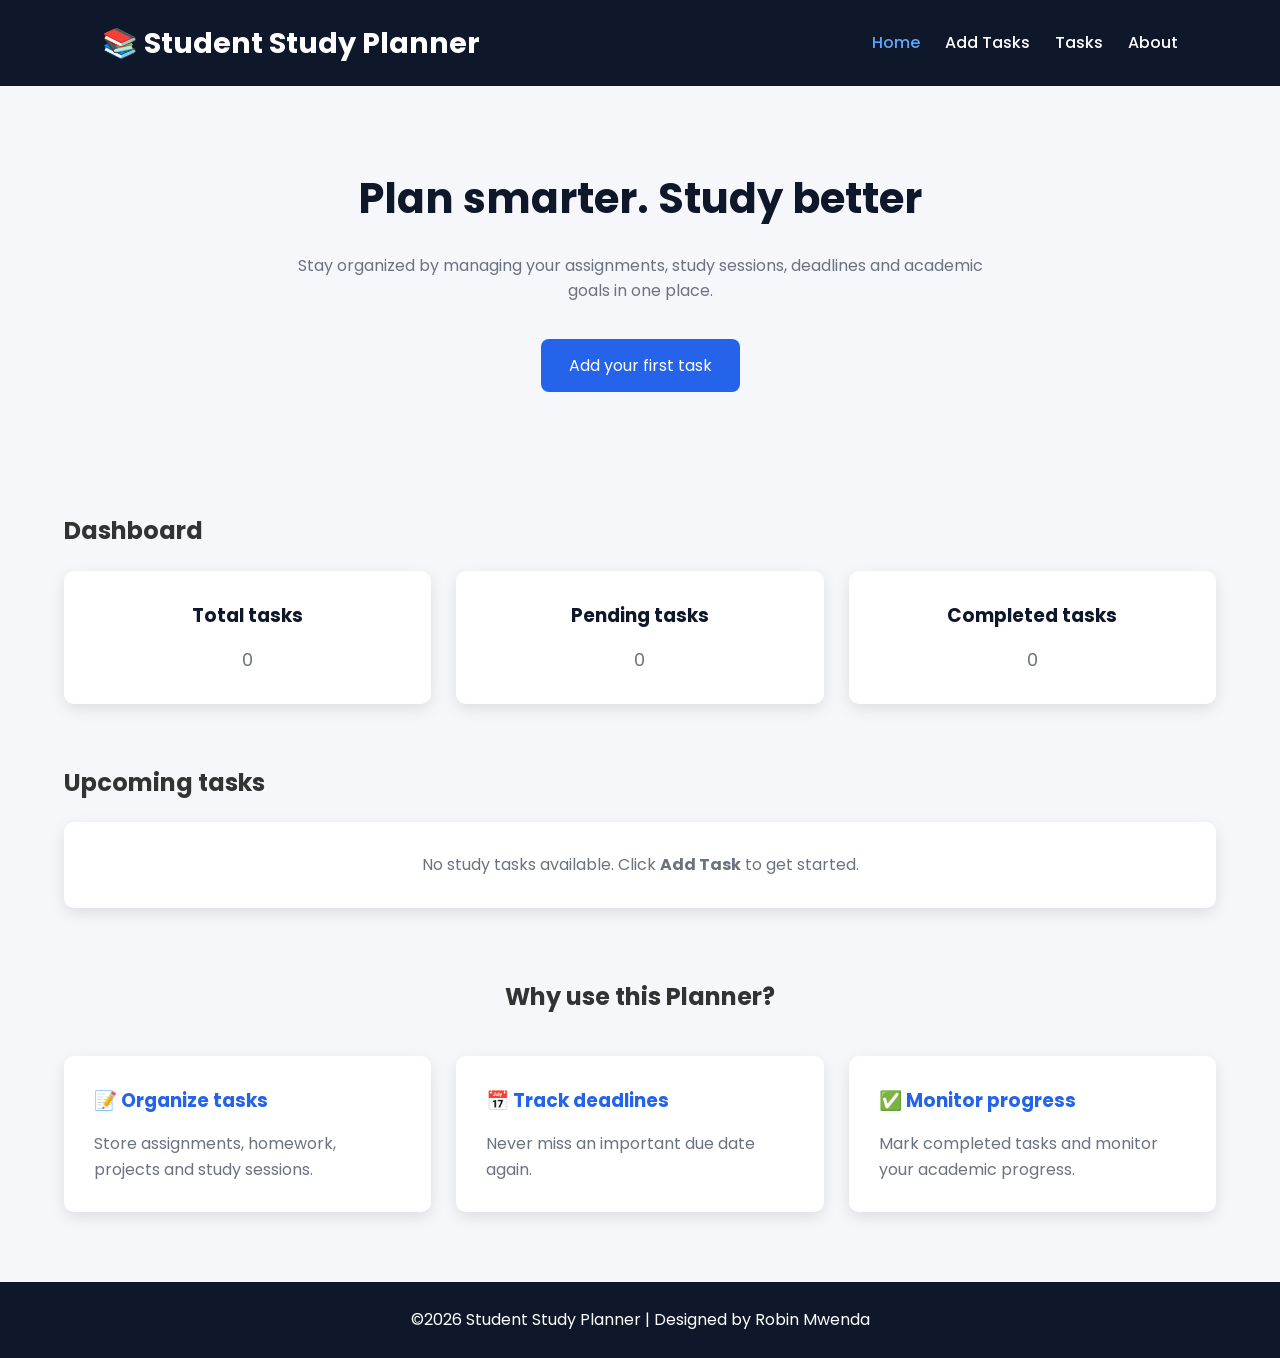
<file: index.html>
<!DOCTYPE html>
<html lang="en">
<head>
    <meta charset="UTF-8">
    <meta name="viewport" content="width=device-width, initial-scale=1.0">
    <link rel="stylesheet" href="css/styles.css">
    <title>Study Planner</title>

    <!-- Google Fonts -->
    <link rel="preconnect" href="https://fonts.googleapis.com">
    <link rel="preconnect" href="https://fonts.gstatic.com" crossorigin>
    <link href="https://fonts.googleapis.com/css2?family=Poppins:wght@300;400;500;600;700&display=swap" rel="stylesheet">
    
</head>
<body>
    <!--Header-->
    <header>

        <div class="logo">
            <h1>📚 Student Study Planner</h1>
        </div>

        <nav>
            <ul>
                <li><a href="index.html" class="active">Home</a></li>
                <li><a href="add-task.html">Add Tasks</a></li>
                <li><a href="tasks.html">Tasks</a></li>
                <li><a href="about.html">About</a></li>
            </ul>
        </nav>
    </header>

    <!--Main-->

    <main>
        <!--hero section-->
        <section class="hero">
            <h2>Plan smarter. Study better</h2>

            <p>
                Stay organized by managing your assignments, study sessions, deadlines and academic goals in one place.
            </p>

            <a href="add-task.html" class="btn">
                Add your first task
            </a>
        </section>

        <!--Dashboard statistics-->
        <section class="dashboard">
            <h2>Dashboard</h2>

            <div class="stats-container">

                <article class="card">
                    <h3>Total tasks</h3>
                    <p id="totalTasks">0</p>
                </article>

                <article class="card">
                    <h3>Pending tasks</h3>
                    <p id="pendingTasks">0</p>
                </article>

                <article class="card">
                    <h3>Completed tasks</h3>
                    <p id="completedTasks">0</p>
                </article>

            </div>

        </section>

        <!--Upcoming tasks-->
        <section class="upcoming">

            <h2>Upcoming tasks</h2>

            <div id="upcomingTasks">

                <p class="empty-message">
                    No upcoming tasks yet.
                    Click <strong>Add task</strong> to get started.
                </p>

            </div>

        </section>

        <!--Features-->
        <section class="features">
            
            <h2>Why use this Planner?</h2>

            <div class="feature-grid">

                <article class="feature-card">
                    <h3>📝 Organize tasks</h3>
                    <p>
                        Store assignments, homework, projects and study sessions.
                    </p>
                </article>

                <article class="feature-card">
                    <h3>📅 Track deadlines</h3>
                    <p>
                        Never miss an important due date again.
                    </p>
                </article>

                <article class="feature-card">
                    <h3>✅ Monitor progress</h3>
                    <p>
                        Mark completed tasks and monitor your academic progress.
                    </p>
                </article>
            </div>

        </section>
    </main>

    <!--Footer-->

    <footer>

        <p>
            &copy;<span id="year"></span>
            Student Study Planner |
            Designed by Robin Mwenda
        </p>

    </footer>

    <!--External JavaScript-->
    <script src="js/dashboard.js"></script>

</body>
</html>
</file>
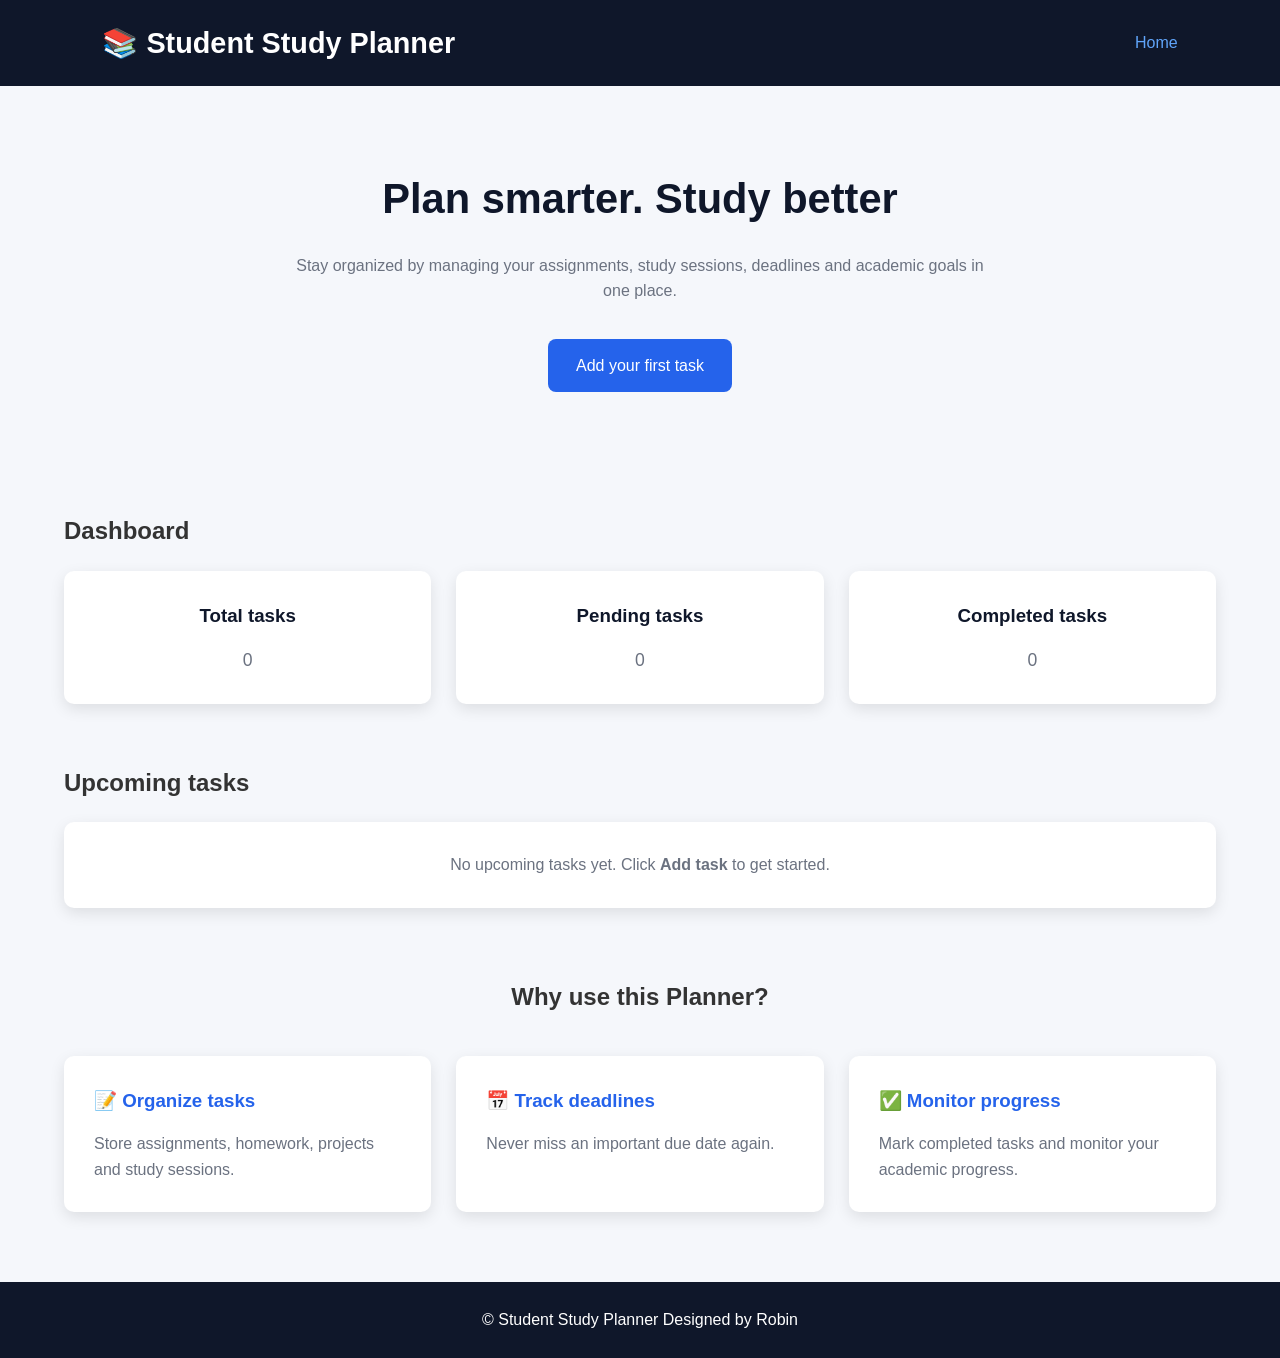
<file: html/index.html>
<!DOCTYPE html>
<html lang="en">
<head>
    <meta charset="UTF-8">
    <meta name="viewport" content="width=device-width, initial-scale=1.0">
    <link rel="stylesheet" href="/css/styles.css">
    <title>Study Planner</title>
</head>
<body>
    <!--Header-->
    <header>

        <div class="logo">
            <h1>📚 Student Study Planner</h1>
        </div>

        <nav>
            <ul>
                <li><a href="index.html" class="active">Home</a></li>
            </ul>
        </nav>
    </header>

    <!--Main-->

    <main>
        <!--hero section-->
        <section class="hero">
            <h2>Plan smarter. Study better</h2>

            <p>
                Stay organized by managing your assignments, study sessions, deadlines and academic goals in one place.
            </p>

            <a href="add-task.html" class="btn">
                Add your first task
            </a>
        </section>

        <!--Dashboard statistics-->
        <section class="dashboard">
            <h2>Dashboard</h2>

            <div class="stats-container">

                <article class="card">
                    <h3>Total tasks</h3>
                    <p id="totalTasks">0</p>
                </article>

                <article class="card">
                    <h3>Pending tasks</h3>
                    <p id="pendingTasks">0</p>
                </article>

                <article class="card">
                    <h3>Completed tasks</h3>
                    <p id="completedTasks">0</p>
                </article>

            </div>

        </section>

        <!--Upcoming tasks-->
        <section class="upcoming">

            <h2>Upcoming tasks</h2>

            <div id="upcomingTasks">

                <p class="empty-message">
                    No upcoming tasks yet.
                    Click <strong>Add task</strong> to get started.
                </p>

            </div>

        </section>

        <!--Features-->
        <section class="features">
            
            <h2>Why use this Planner?</h2>

            <div class="feature-grid">

                <article class="feature-card">
                    <h3>📝 Organize tasks</h3>
                    <p>
                        Store assignments, homework, projects and study sessions.
                    </p>
                </article>

                <article class="feature-card">
                    <h3>📅 Track deadlines</h3>
                    <p>
                        Never miss an important due date again.
                    </p>
                </article>

                <article class="feature-card">
                    <h3>✅ Monitor progress</h3>
                    <p>
                        Mark completed tasks and monitor your academic progress.
                    </p>
                </article>
            </div>

        </section>
    </main>

    <!--Footer-->

    <footer>

        <p>
            &copy;<span id="year"></span>
            Student Study Planner
            Designed by Robin
        </p>

    </footer>

</body>
</html>
</file>
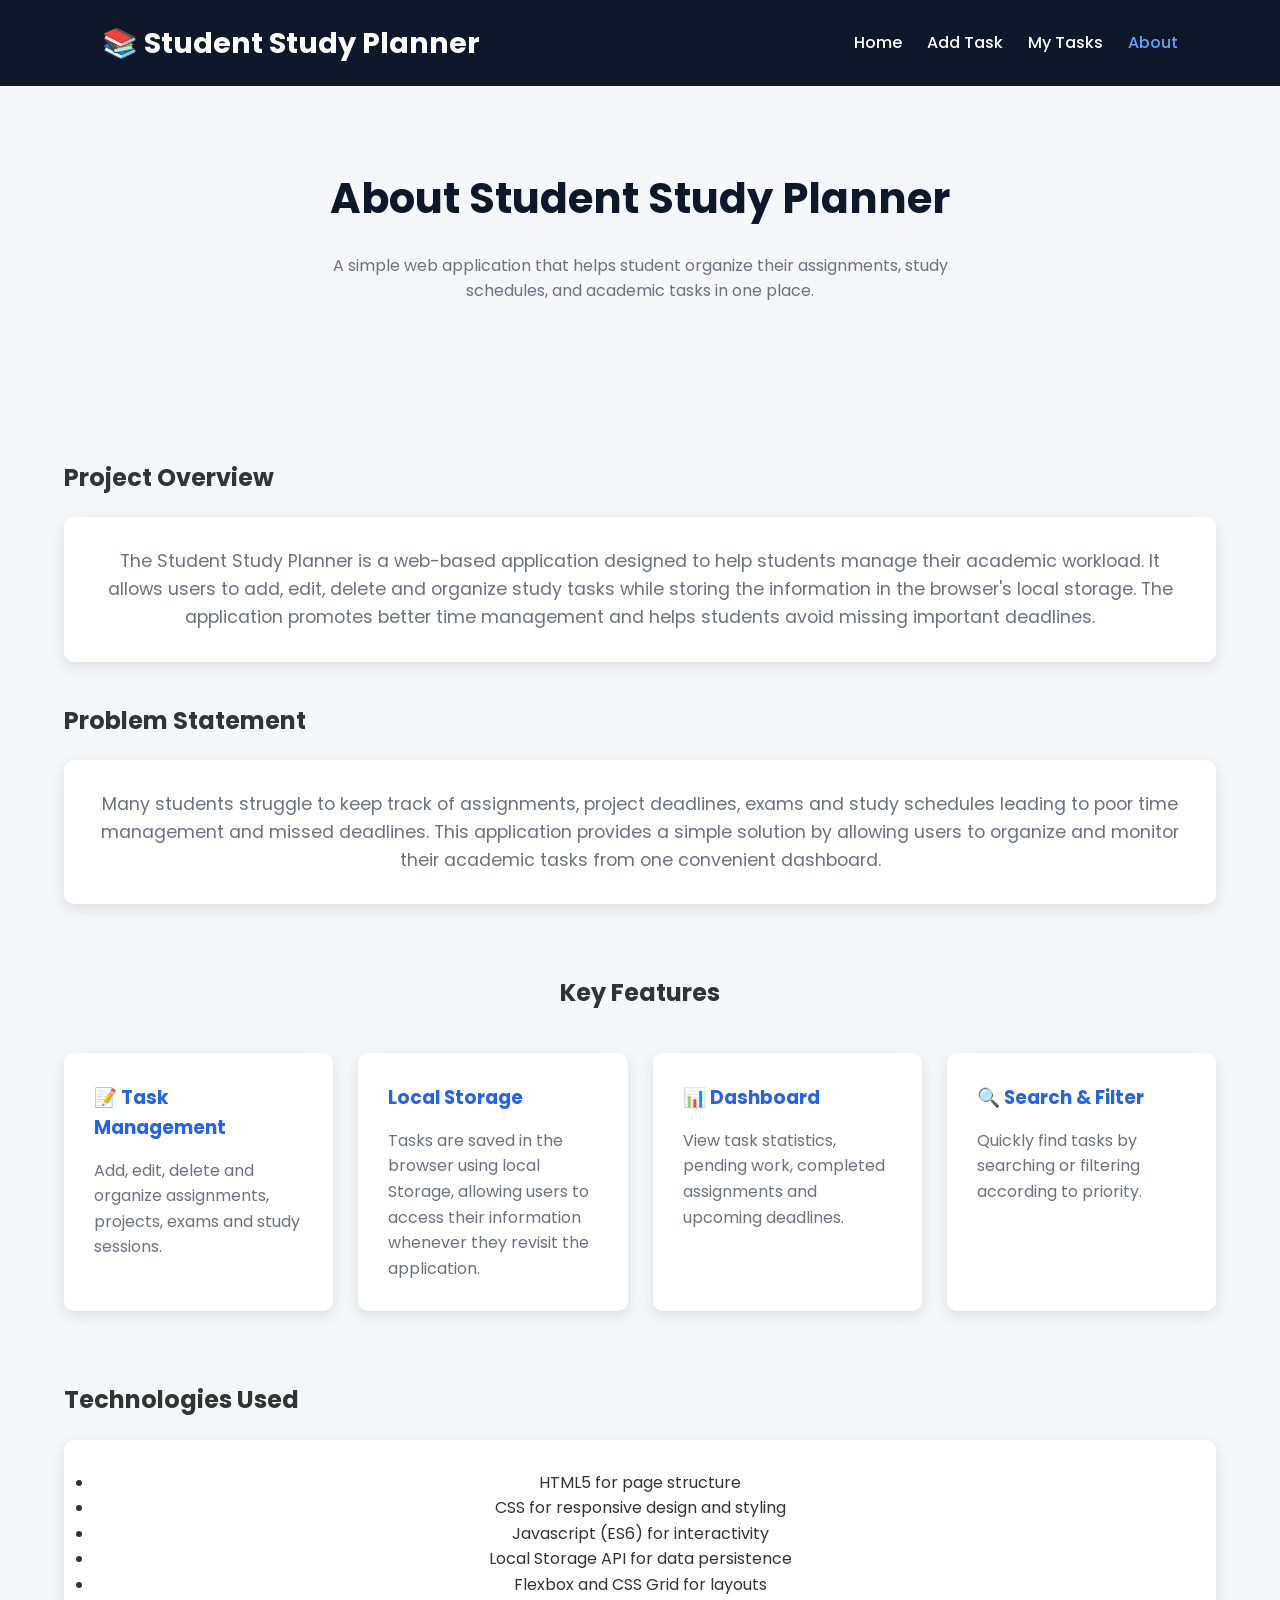
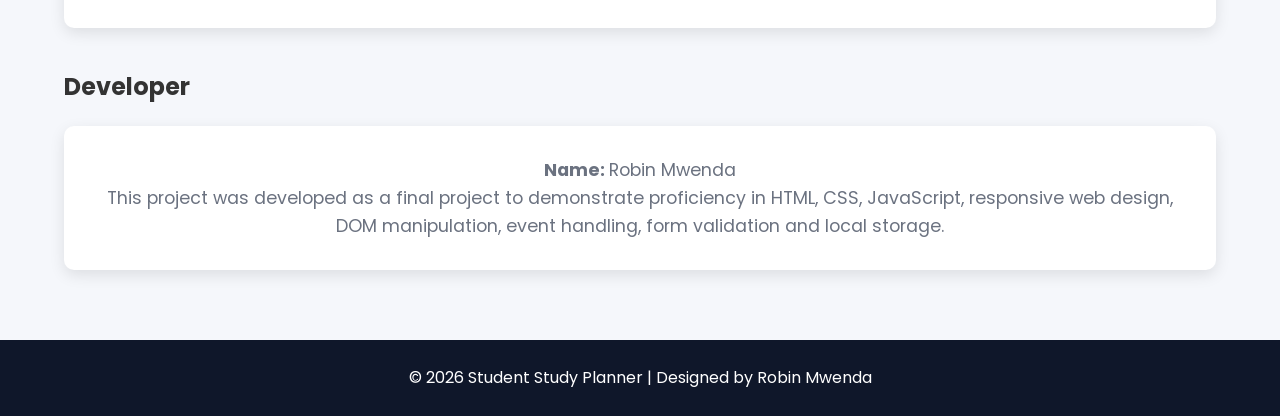
<file: about.html>
<!DOCTYPE html>
<html lang="en">
<head>
    <meta charset="UTF-8">
    <meta name="viewport" content="width=device-width, initial-scale=1.0">
    <title>About | Student Study Planner</title>

    <link rel="stylesheet" href="css/styles.css">

    <link rel="preconnect" href="https://fonts.googleapis.com">
    <link rel="preconnect" href="https://fonts.gstatic.com" crossorigin>
    <link href="https://fonts.googleapis.com/css2?family=Poppins:wght@300;400;500;600;700&display=swap" rel="stylesheet">

</head>

<body>

    <!--Header-->
    <header>

        <div class="logo">
            <h1>📚 Student Study Planner</h1>
        </div>

        <nav>
            <ul>
                <li><a href="index.html">Home</a></li>
                <li><a href="add-task.html">Add Task</a></li>
                <li><a href="tasks.html">My Tasks</a></li>
                <li><a href="about.html" class="active">About</a></li>
            </ul>
        </nav>
    </header>
    
    <!--Main-->

    <main>

        <!--Hero Section-->

        <section class="hero">

            <h2>About Student Study Planner</h2>

            <p>
                A simple web application that helps student organize their assignments, study schedules, and academic tasks in one place.
            </p>

        </section>

        <!--Project Overview-->

        <section class="dashboard">

            <h2>Project Overview</h2>

            <div class="card">

                <p>
                    The Student Study Planner is a web-based application designed to help students manage their academic workload. It allows users to add, edit, delete and organize study tasks while storing the information in the browser's local storage. The application promotes better time management and helps students avoid missing important deadlines.
                </p>

            </div>

        </section>

        <!--Problem Statement-->

        <section class="dashboard">

            <h2>Problem Statement</h2>

            <div class="card">

                <p>
                    Many students struggle to keep track of assignments, project deadlines, exams and study schedules leading to poor time management and missed deadlines. This application provides  a simple solution by allowing users to organize and monitor their academic tasks from one convenient dashboard.
                </p>

            </div>

        </section>

        <!--Key Features-->

        <section class="features">

            <h2>Key Features</h2>

            <div class="feature-grid">

                <article class="feature-card">

                    <h3>📝 Task Management</h3>

                    <p>
                        Add, edit, delete and organize assignments, projects, exams and study sessions.
                    </p>

                </article>

                <article class="feature-card">

                    <h3> Local Storage</h3>

                    <p>
                        Tasks are saved in the browser using local Storage, allowing users to access their information whenever they revisit the application.
                    </p>

                </article>

                <article class="feature-card">

                    <h3>📊 Dashboard</h3>

                    <p>
                        View task statistics, pending work, completed assignments and upcoming deadlines.
                    </p>

                </article>

                <article class="feature-card">

                    <h3>🔍 Search & Filter</h3>

                    <p>
                        Quickly find tasks by searching or filtering according to priority.
                    </p>

                </article>

            </div>

        </section>

        <!--Technologies Used-->

        <section class="dashboard">

            <h2>Technologies Used</h2>

            <div class="card">

                <ul>
                    <li>HTML5 for page structure</li>
                    <li>CSS for responsive design and styling</li>
                    <li>Javascript (ES6) for interactivity</li>
                    <li>Local Storage API for data persistence</li>
                    <li>Flexbox and CSS Grid for layouts</li>
                </ul>

            </div>

        </section>

        <!--Developer Information-->

        <section class="dashboard">

            <h2>Developer</h2>

            <div class="card">

                <p><strong>Name: </strong>Robin Mwenda</p>

                <p>
                    This project was developed as a final project to demonstrate proficiency in HTML, CSS, JavaScript, responsive web design, DOM manipulation, event handling, form validation and local storage.
                </p>

            </div>

        </section>

    </main>

    <!--Footer-->

    <footer>

        <p>
            &copy;
            <span id="year"></span>

            Student Study Planner |
            Designed by Robin Mwenda
        </p>

    </footer>

    <!--JavaScript-->
    <script>
        document.getElementById("year").textContent = new Date().getFullYear()
    </script>

</body>
</html>
</file>
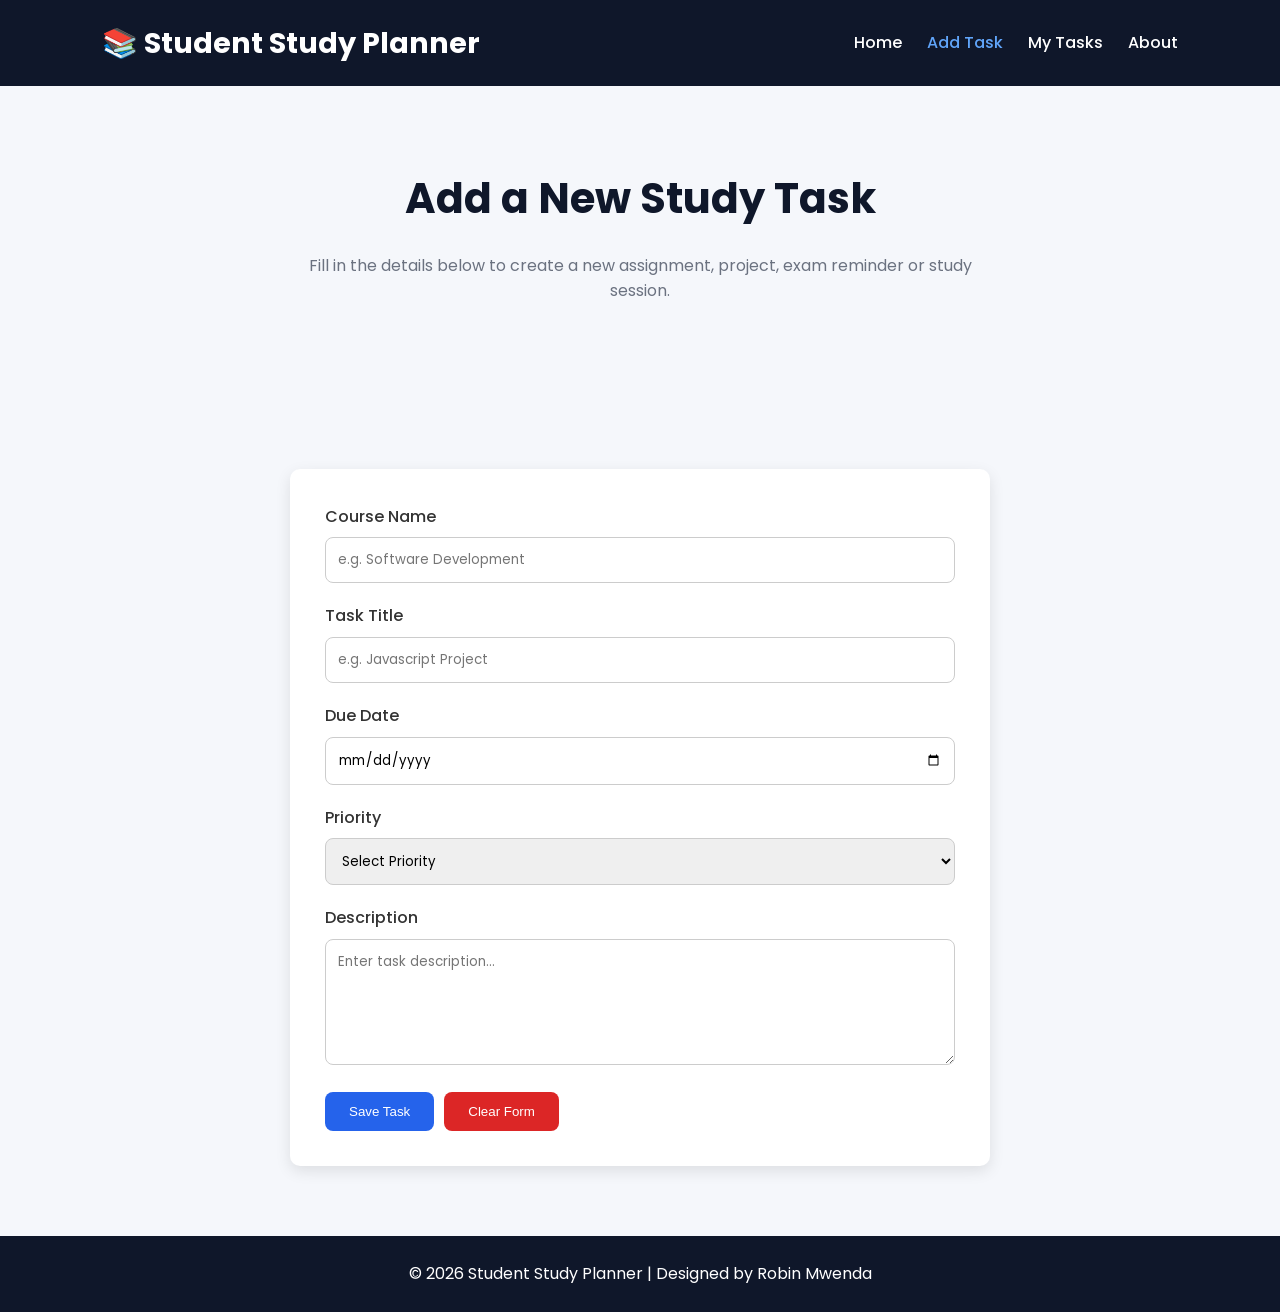
<file: add-task.html>
<!DOCTYPE html>
<html lang="en">
<head>
    <meta charset="UTF-8">
    <meta name="viewport" content="width=device-width, initial-scale=1.0">
    <title>Add task || Student Study Planner</title>
    <link rel="stylesheet" href="css/styles.css">

    <!-- 
    Google Fonts -->
    <link rel="preconnect" href="https://fonts.googleapis.com">
    <link rel="preconnect" href="https://fonts.gstatic.com" crossorigin>
    <link href="https://fonts.googleapis.com/css2?family=Poppins:wght@300;400;500;600;700&display=swap" rel="stylesheet">

</head>
<body>
    <!--header-->
    <header>

        <div class="logo">
            <h1>📚 Student Study Planner</h1>
        </div>

        <nav>
            <ul>
                <li><a href="index.html">Home</a></li>
                <li><a href="add-task.html" class="active">Add Task</a></li>
                <li><a href="tasks.html">My Tasks</a></li>
                <li><a href="about.html">About</a></li>
            </ul>
        </nav>
        
    </header>

    <!--Main-->

    <main>
        <section class="hero">

            <h2>Add a New Study Task</h2>

            <p>
                Fill in the details below to create a new assignment, project, exam reminder or study session.
            </p>

        </section>

        <!--Form-->

        <section>
            <form id="taskForm">
                <div class="form-group">
                    <label for="course">
                        Course Name
                    </label>

                    <input 
                        type="text"
                        id="course"
                        placeholder="e.g. Software Development"
                        required>
                </div>

                <div class="form-group">
                    <label for="title">
                        Task Title
                    </label>

                    <input 
                        type="text"
                        id="title"
                        placeholder="e.g. Javascript Project"
                        required>
                </div>

                <div class="form-group">
                    <label for="dueDate">
                        Due Date
                    </label>

                    <input 
                        type="date"
                        id="dueDate"
                        required>
                </div>

                <div class="form-group">
                    <label for="priority">
                        Priority
                    </label>

                    <select id="priority" required>

                        <option value="">
                            Select Priority
                        </option>

                        <option value="High">
                            High
                        </option>

                        <option value="Medium">
                            Medium
                        </option>

                        <option value="Low">
                            Low
                        </option>

                    </select>

                </div>

                <div class="form-group">
                    <label for="description">
                        Description
                    </label>

                    <textarea 
                    id="description"
                    rows="5"
                    placeholder="Enter task description..."
                    required></textarea>

                </div>

                <div class="task-buttons">

                    <button type="submit">
                        Save Task
                    </button>

                    <button type="reset" class="delete">
                        Clear Form
                    </button>

                </div>

            </form>
        </section>
    </main>

    <!--footer-->

    <footer>
        <p>
            &copy;
            <span id="year"></span>

            Student Study Planner |
            Designed by Robin Mwenda
        </p>
    </footer>

    <!--Javascript-->

    <script src="js/addTask.js"></script>

</body>
</html>
</file>
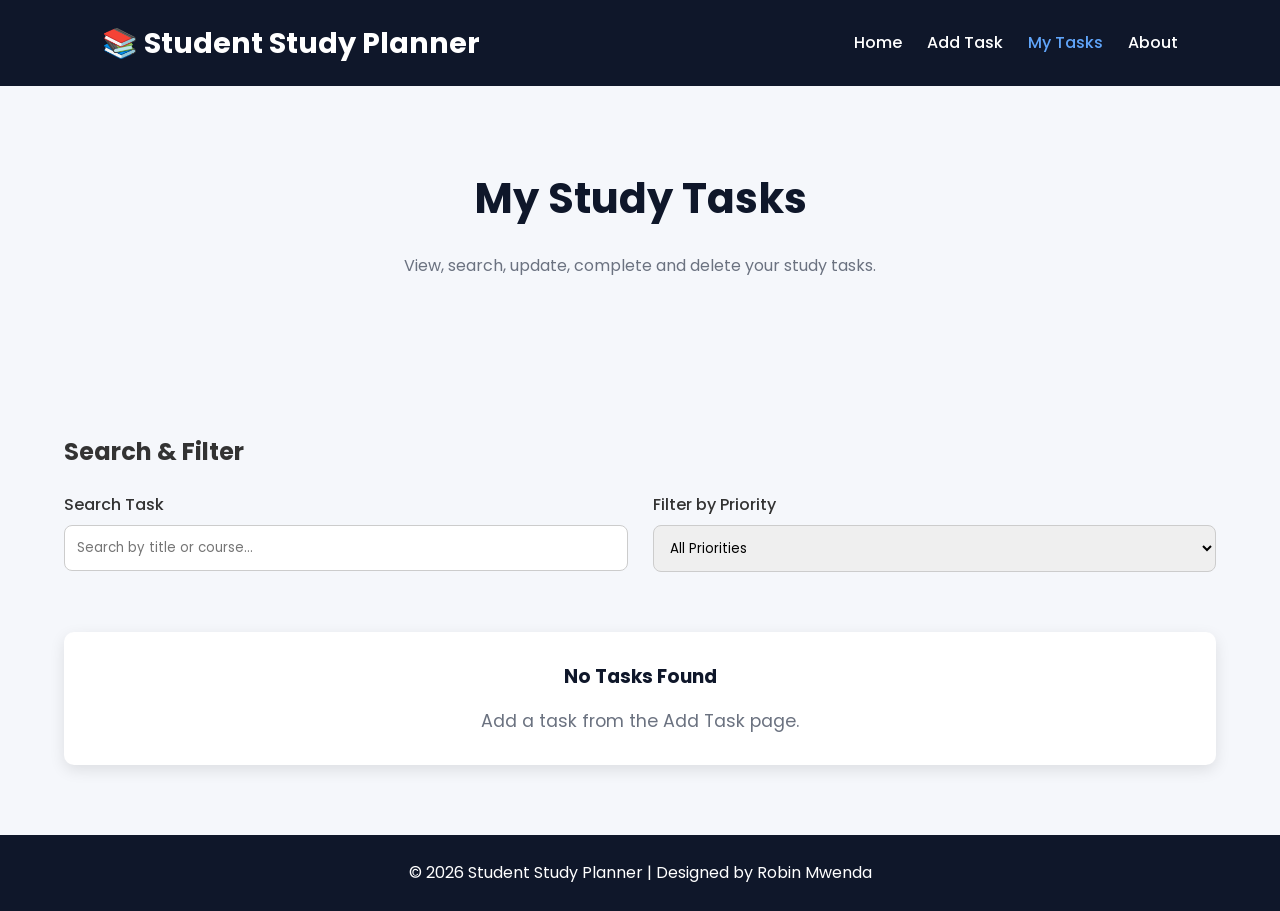
<file: tasks.html>
<!DOCTYPE html>
<html lang="en">
<head>
    <meta charset="UTF-8">
    <meta name="viewport" content="width=device-width, initial-scale=1.0">
    <title>My Tasks | Student Study Planner</title>

    <link rel="stylesheet" href="css/styles.css">

    <link rel="preconnect" href="https://fonts.googleapis.com">
    <link rel="preconnect" href="https://fonts.gstatic.com" crossorigin>
    <link href="https://fonts.googleapis.com/css2?family=Poppins:wght@300;400;500;600;700&display=swap" rel="stylesheet">
</head>

<body>
    <!-- Header -->
     <header>

        <div class="logo">
            <h1>📚 Student Study Planner</h1>
        </div>

        <nav>
            <ul>
                <li><a href="index.html">Home</a></li>
                <li><a href="add-task.html" >Add Task</a></li>
                <li><a href="tasks.html" class="active">My Tasks</a></li>
                <li><a href="about.html">About</a></li>
            </ul>
        </nav>
     </header>

     <!--Main-->

     <main>
        <!--page heading-->
        <section class="hero">

            <h2>My Study Tasks</h2>

            <p>
                View, search, update, complete and delete your study tasks.
            </p>
        </section>

        <!--Search and Filter-->

        <section class="dashboard">

            <h2>Search & Filter</h2>

            <div class="stats-container">

                <div class="form-group">

                    <label for="searchTask">
                        Search Task
                    </label>

                    <input 
                    type="text" 
                    id="searchTask"
                    placeholder="Search by title or course...">

                </div>

                <div class="form-group">
                    
                    <label for="filterPriority">
                        Filter by Priority
                    </label>

                    <select id="filterPriority">

                        <option value="All">All Priorities</option>

                        <option value="High">High</option>

                        <option value="Medium">Medium</option>

                        <option value="Low">Low</option>
                        
                    </select>

                </div>

            </div>

        </section>

        <!--Task List-->

        <section>

            <div id="taskContainer" class="task-container">
                <!--JavaScript will display task cards here-->
            </div>

        </section>

     </main>

     <!--Footer-->

     <footer>
        <p>
            &copy;
            <span id="year"></span>

            Student Study Planner |
            Designed by Robin Mwenda
        </p>
     </footer>

     <script src="js/tasks.js"></script>

</body>
</html>
</file>
<file: css/styles.css>
*{
    margin: 0;
    padding: 0;
    box-sizing: border-box;
}
body{
    font-family: 'Poppins',sans-serif;
    background: #f5f7fb;
    color: #333333;
    line-height: 1.6;
}
header{
    background: #0f172a;
    color: white;
    display: flex;
    justify-content: space-between;
    align-items: center;
    padding: 20px 8%;
    flex-wrap: wrap;
}
.logo h1{
    font-size: 1.8rem;
}
nav ul{
    display: flex;
    list-style: none;
    gap: 25px;
}
nav a{
    color: white;
    text-decoration: none;
    font-weight: 500;
    transition: .3s;
}
nav a:hover,nav a.active{
    color: #60a5fa;
}

/*hero section*/

.hero{
    text-align: center;
    padding: 80px 10%;
}
.hero h2{
    font-size: 2.6rem;
    color: #0f172a;
    margin-bottom: 20px;
}
.hero p{
    max-width: 700px;
    margin: auto;
    color: #6b7280;
    margin-bottom: 35px;
}
/*Buttons*/
.btn{
    display:inline-block;
    background:#2563eb;
    color:white;
    text-decoration:none;
    padding:14px 28px;
    border-radius:8px;
    transition:.3s;
}
.btn:hover{
    background: #1d4ed8;
}
/*Dashboard*/
.dashboard{
    width: 90%;
    margin: 40px auto;
}
.dashboard h2{
    margin-bottom: 20px;
}
/*Cards*/
.stats-container{
    display:grid;
    grid-template-columns:repeat(auto-fit,minmax(220px,1fr));
    gap:25px;
}
.card{
    background:white;
    padding:30px;
    border-radius:10px;
    box-shadow:0 5px 15px rgba(0,0,0,.1);
    text-align:center;
}
.card h3{
    margin-bottom:15px;
    color:#0f172a;
}
.card p{
    font-size:1.1rem;
    font-weight:normal;
    color: #6b7280
}
/*Upcoming*/
.upcoming{
    width: 90%;
    margin: 60px auto;
}
.upcoming h2{
    margin-bottom: 20px;
}
#upcomingTasks{
    background: white;
    border-radius: 10px;
    box-shadow: 0 5px 15px rgba(0,0,0,.1);
    padding: 30px;
}
.empty-message{
    text-align: center;
    color: #6b7280;
}
/*Features*/
.features{
    width: 90%;
    margin: 70px auto;
}
.features h2{
    text-align: center;
    margin-bottom: 40px;
}
.feature-grid{
    display: grid;
    grid-template-columns:repeat(auto-fit,minmax(250px,1fr));
    gap: 25px;
}
.feature-card{
    background: white;
    padding: 30px;
    border-radius: 10px;
    box-shadow: 0 5px 15px rgba(0,0,0,.1);
    transition:.3s;
}
.feature-card:hover{
    transform: translateY(-8px);
}
.feature-card h3{
    margin-bottom: 15px;
    color: #2563eb;
}
.feature-card p{
    color: #6b7280;
}
/*Forms*/
form{
    width:90%;
    max-width:700px;
    margin:50px auto;
    background:white;
    padding:35px;
    border-radius:10px;
    box-shadow:0 5px 15px rgba(0,0,0,.1);
}
.form-group{
    margin-bottom:20px;
}
label{
    display:block;
    margin-bottom:8px;
    font-weight:500;
}
input,
textarea,
select{
    width:100%;
    padding:12px;
    border:1px solid #ccc;
    border-radius:8px;
    font-family:inherit;
}
textarea{
    resize:vertical;
}
button{
    background:#2563eb;
    color:white;
    border:none;
    padding:12px 24px;
    border-radius:8px;
    cursor:pointer;
    transition:.3s;
}
button:hover{
    background:#1d4ed8;
}
/*Task Cards*/
.task-container{
    width:90%;
    margin:40px auto;
    display:grid;
    grid-template-columns:repeat(auto-fit,minmax(320px,1fr));
    gap:25px;
}
.task-card{
    background:white;
    padding:25px;
    border-radius:10px;
    box-shadow:0 5px 15px rgba(0,0,0,.1);
}
.task-card h3{
    margin-bottom:10px;
    color:#0f172a;
}
.task-card p{
    margin:8px 0;
}
.task-buttons{
    display:flex;
    gap:10px;
    margin-top:20px;
    flex-wrap:wrap;
}
.complete{
    background:#16a34a;
}
.edit{
    background:#f59e0b;
}
.delete{
    background:#dc2626;
}
/*footer*/
footer{
    margin-top: 70px;
    background: #0f172a;
    color: white;
    text-align: center;
    padding: 25px;
}
/*Responsive*/
@media(max-width:768px){
header{
    flex-direction:column;
    text-align:center;
}
nav ul{
    flex-direction:column;
    margin-top:20px;
    gap:15px;
}
.hero{
    padding:60px 8%;
}
.hero h2{
    font-size:2rem;
}
.card p{
    font-size:2rem;
}
.task-buttons{
    flex-direction:column;
}
button{
    width:100%;
}
}
@media(max-width:480px){
.hero h2{
    font-size:1.7rem;
}
.hero p{
    font-size:.95rem;
}
.logo h1{
    font-size:1.5rem;
}
.card{
    padding:20px;
}
form{
    padding:25px;
}
}
</file>
